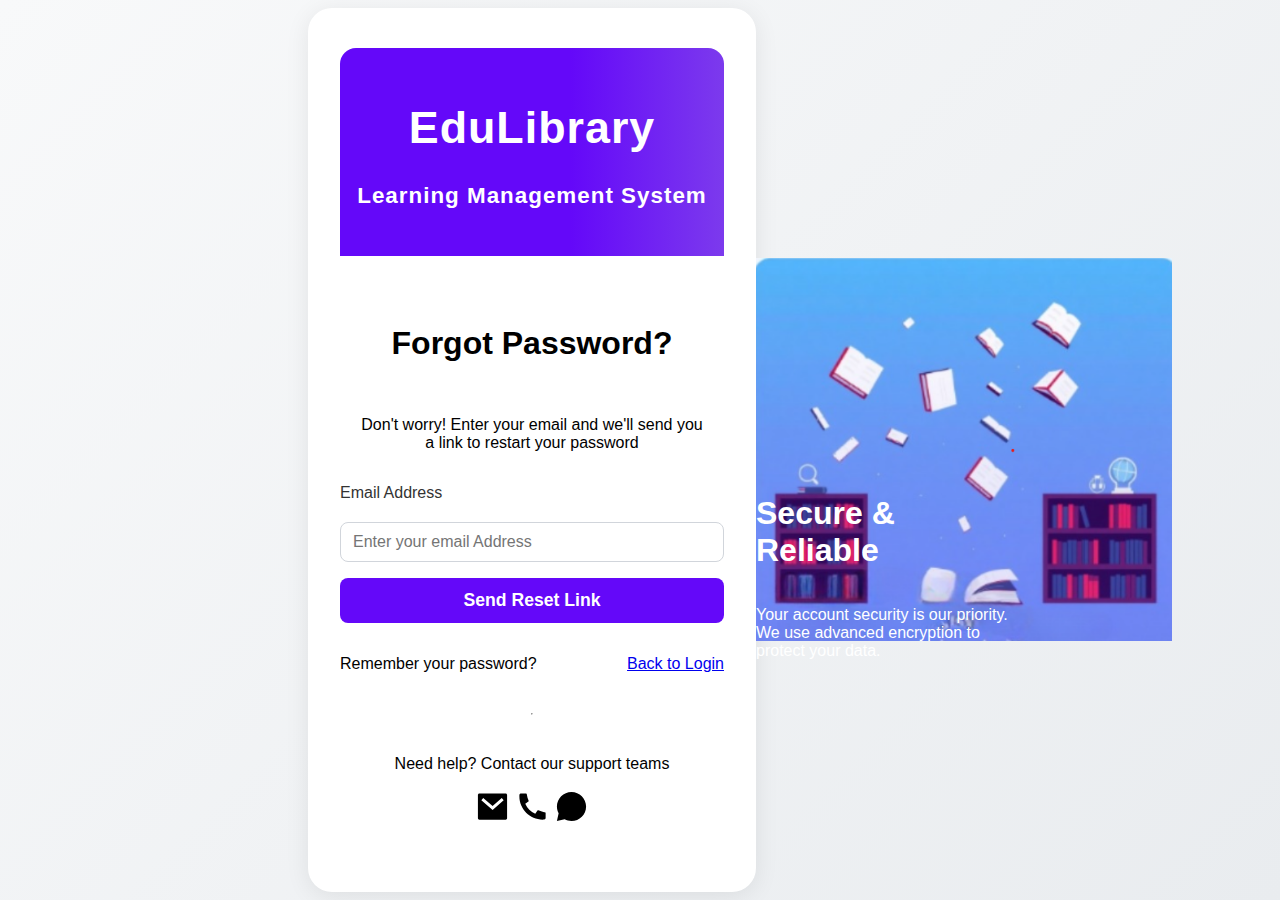
<file: Forgot.html>
<!DOCTYPE html>
<html lang="en">
<head>
    <meta charset="UTF-8">
    <meta name="viewport" content="width=device-width, initial-scale=1.0">
    <link rel="stylesheet" href="./forgot-style.css">
    <title>Document</title>
</head>
<body>
    <div class="Container">
        <div class="Purple">
        <h1>EduLibrary</h1>
        <p>Learning Management System</p>
        </div>
        <div class="White">
            <h1>Forgot Password?</h1>
            <p>Don't worry! Enter your email and we'll send you<br> a link to restart your password</p>

            <label for="email">Email Address</label>
            <input type="email" name="email" id="email" placeholder= "Enter your email Address">

            <button>Send Reset Link</button>
            <div class="apart"><p>Remember your password?</p><p><a href="#">Back to Login</a></p></div><hr>
            <div class="contact">
                <div><p>Need help? Contact our support teams</p></div>
                <div class="icons">
                    <svg xmlns="http://www.w3.org/2000/svg" viewBox="0 0 24 24" width="35" height="35" fill="currentColor"><path d="M3 3H21C21.5523 3 22 3.44772 22 4V20C22 20.5523 21.5523 21 21 21H3C2.44772 21 2 20.5523 2 20V4C2 3.44772 2.44772 3 3 3ZM12.0606 11.6829L5.64722 6.2377L4.35278 7.7623L12.0731 14.3171L19.6544 7.75616L18.3456 6.24384L12.0606 11.6829Z"></path></svg>
                    <svg xmlns="http://www.w3.org/2000/svg" viewBox="0 0 24 24" width="35" height="35" fill="currentColor"><path d="M21 16.42V19.9561C21 20.4811 20.5941 20.9167 20.0705 20.9537C19.6331 20.9846 19.2763 21 19 21C10.1634 21 3 13.8366 3 5C3 4.72371 3.01545 4.36687 3.04635 3.9295C3.08337 3.40588 3.51894 3 4.04386 3H7.5801C7.83678 3 8.05176 3.19442 8.07753 3.4498C8.10067 3.67907 8.12218 3.86314 8.14207 4.00202C8.34435 5.41472 8.75753 6.75936 9.3487 8.00303C9.44359 8.20265 9.38171 8.44159 9.20185 8.57006L7.04355 10.1118C8.35752 13.1811 10.8189 15.6425 13.8882 16.9565L15.4271 14.8019C15.5572 14.6199 15.799 14.5573 16.001 14.6532C17.2446 15.2439 18.5891 15.6566 20.0016 15.8584C20.1396 15.8782 20.3225 15.8995 20.5502 15.9225C20.8056 15.9483 21 16.1633 21 16.42Z"></path></svg>
                    <svg xmlns="http://www.w3.org/2000/svg" viewBox="0 0 24 24" width="35" height="35" fill="currentColor"><path d="M7.29117 20.8242L2 22L3.17581 16.7088C2.42544 15.3056 2 13.7025 2 12C2 6.47715 6.47715 2 12 2C17.5228 2 22 6.47715 22 12C22 17.5228 17.5228 22 12 22C10.2975 22 8.6944 21.5746 7.29117 20.8242Z"></path></svg>
                </div>
            </div>
        </div>
    </div>
    <div class="Container1">
        <h1>Secure & Reliable</h1>
        <p>Your account security is our priority. We use advanced encryption to protect your data.</p>
    </div>
</body>
</html>
</file>
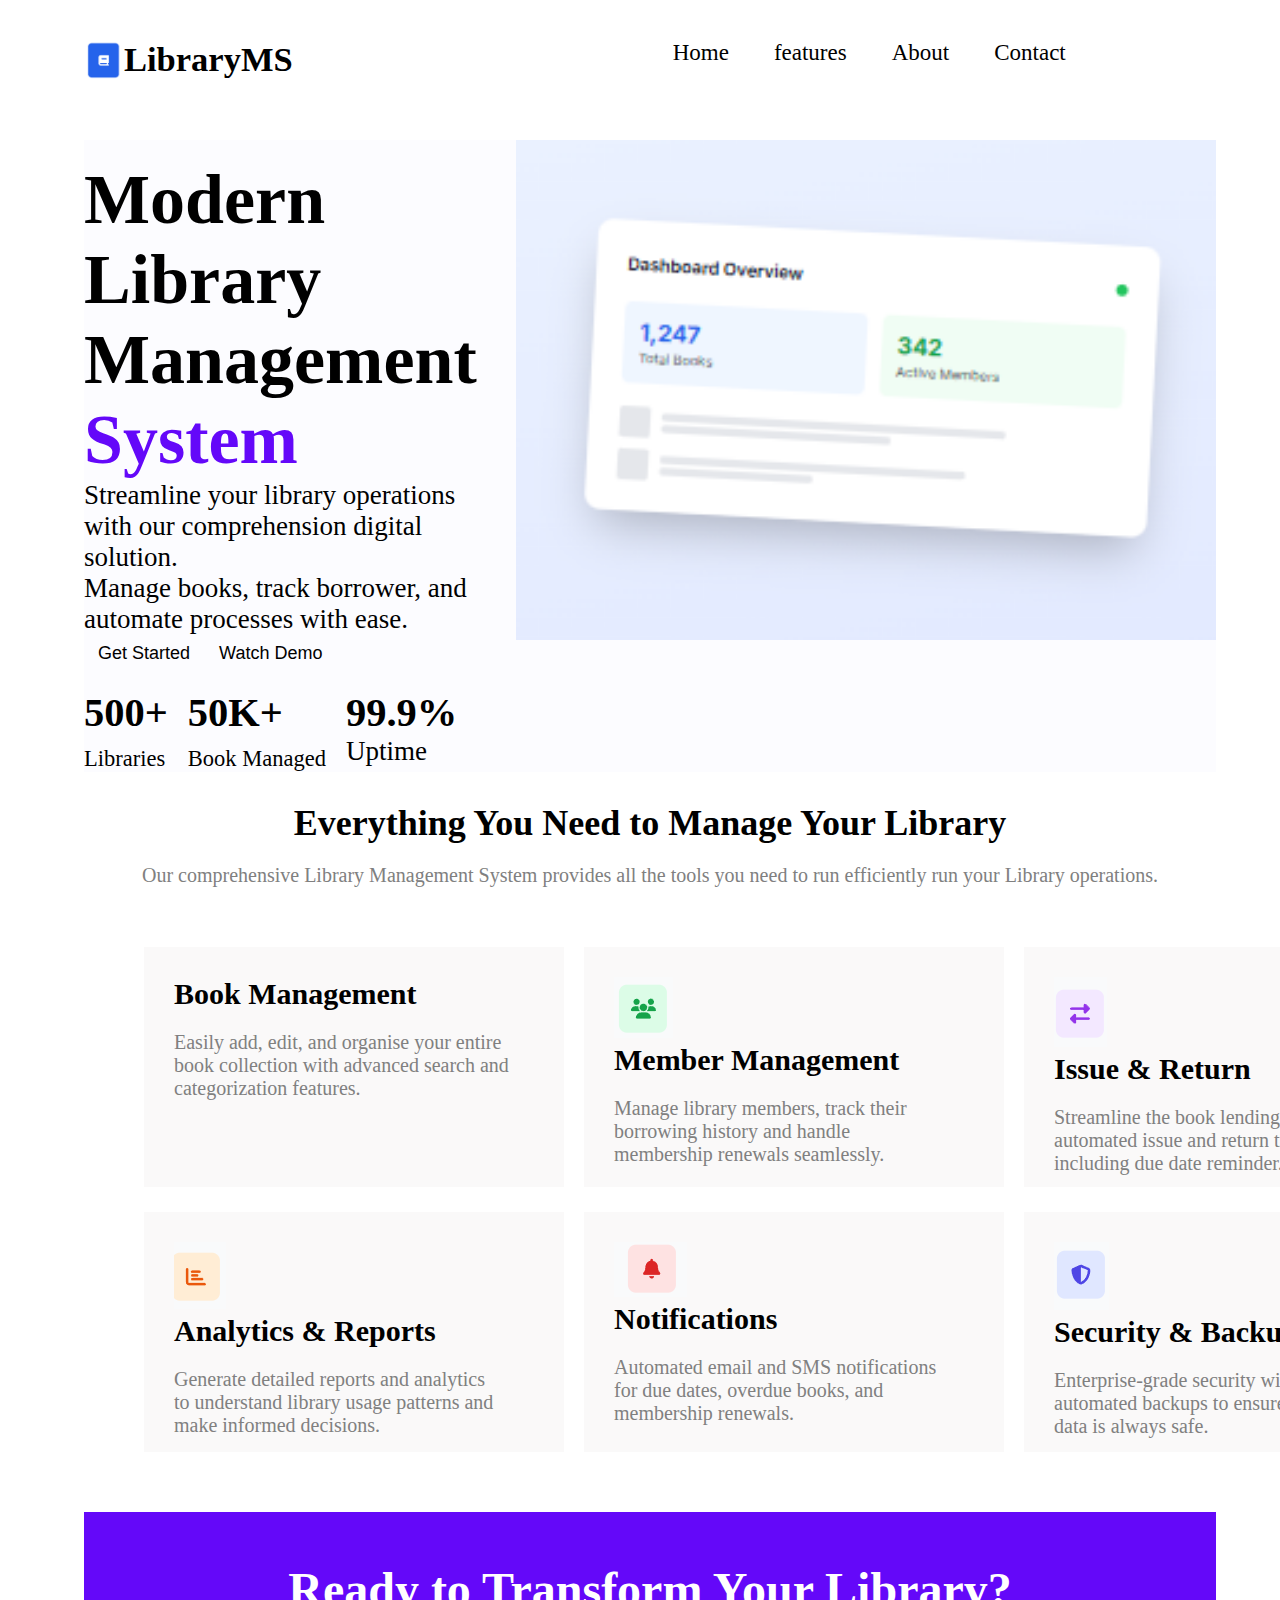
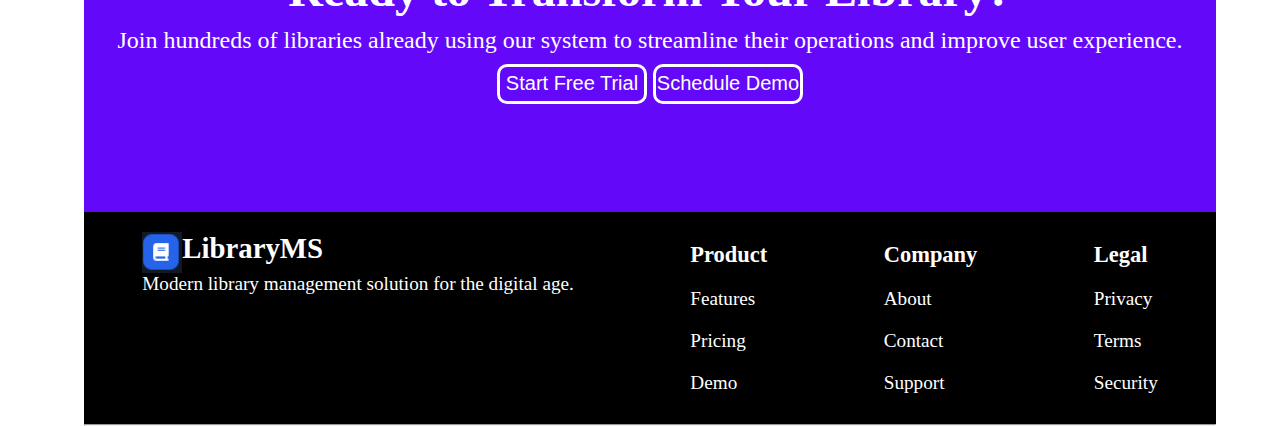
<file: home.html>
<!DOCTYPE html>
<html lang="en">
<head>
    <meta charset="UTF-8">
    <meta name="viewport" content="width=device-width, initial-scale=1.0">
    <link rel="stylesheet" href="/Home-style.css">
    <title>Document</title>
</head>
<body>
   <div class="Container">
        <div class="navigation">
         <div class="nav">
            <img src="/Assets/Blue-popular.png" >
            <h2>LibraryMS</h2>
        </div> 
            
        <nav>
            <ul>
                <li><a href="#">Home</a></li>
                <li><a href="#">features</a></li>
                <li><a href="#">About</a></li>
                <li><a href="#">Contact</a></li>
            </ul>
        </nav>
        <div class="nav-last">
        <button onclick="location.href='login.html'">Login</button>
        <button onclick="location.href='Register.html'">Sign Up</button>
    </div>
    </div>
    <div class="part-one">
        <div class="get-started">
            <h1>Modern Library<br> Management <span>System</span></h1>
            <p>Streamline your library operations with our comprehension digital solution.</p>
            <p>Manage books, track borrower, and automate processes with ease.</p>
            <button onclick="location.href='Register.html'">Get Started</button>
            <button>Watch Demo</button>
            <div class="numbers">
                <div><h2>500+</h2><sub>Libraries</sub></div>
                <div><h2>50K+</h2><sub>Book Managed</sub></div>
                <div><h2>99.9%</h2>Uptime</div>
            </div>
            </div>
            <div class="pic">
                <img src="/Assets/home-screen-shot.png">
            </div>
        </div>
    
    <div class="part-two">
        <h1>Everything You Need to Manage Your Library</h1>
        <p id="para">Our comprehensive Library Management System provides all the tools you need to run efficiently run your Library operations.</p>
        <div class="inner-part">
            <div class="top">
            <div class="box-book">
                <h2>Book Management</h2>
                <p>Easily add, edit, and organise your entire<br> book collection with advanced search and<br> categorization features.</p>
            </div>
            <div class="box-member">
                <img src="/Assets/green-member.png" alt="">
                <h2>Member Management</h2>
                <p>Manage library members, track their<br> borrowing history and handle<br> membership renewals seamlessly.</p>
            </div>
            <div class="box-issue">
                <img src="/Assets/purple-issue.png" alt="">
                <h2>Issue & Return</h2>
                <p>Streamline the book lending process with<br> automated issue and return tracking,<br> including due date reminder.</p>
        </div>
    </div>
      <div class="bottom">
        <div class="box-analytics">
            <img src="/Assets/orange-report.png" alt="">
            <h2>Analytics & Reports</h2>
            <p>Generate detailed reports and analytics<br> to understand library usage patterns and<br> make informed decisions. </p>
        </div>
        <div class="box-notification">
            <img src="/Assets/red-notification.png" alt="">
            <h2>Notifications</h2>
            <p>Automated email and SMS notifications<br> for due dates, overdue books, and<br> membership renewals.</p>
        </div>
        <div class="box-security">
            <img src="/Assets/blue-security.png" alt="">
            <h2>Security & Backup</h2>
            <p>Enterprise-grade security with regular<br> automated backups to ensure your library<br> data is always safe.</p>
        </div>
      </div>  
    </div>
    </div>
    <div class="part-three">
       <h1>Ready to Transform Your Library?</h1> 
        <p>Join hundreds of libraries already using our system to streamline their operations and improve user experience.</p>
       <div> <button>Start Free Trial</button> <button>Schedule Demo</button></div>
    </div>
    <div class="bottom-nav">
        <div class="nav-left">
            <div class="lex">
             <img src="/Assets/blueb.png" alt=""><h2>LibraryMS</h2></div>
            <p>Modern library management solution for the digital age.</p>
        </div>
        <div class="nav-middle">
            <h3>Product</h3>
            <p>Features</p>
            <p>Pricing</p>
            <p>Demo</p>
        </div>
        <div class="nav-middle">
            <h3>Company</h3>
            <p>About</p>
            <p>Contact</p>
            <p>Support</p>
        </div>
        <div class="nav-middle">
            <h3>Legal</h3>
            <p>Privacy</p>
            <p>Terms</p>
            <p>Security</p>
        </div>
    </div><hr>
    </div>
</body>
</html>
</file>
<file: forgot-style.css>
body {
    box-sizing: border-box;
    margin: 0;
    padding: 0;
    display: flex;
    gap: 0px;
    justify-content: center;
    align-items: center;
    min-height: 100vh;
    background: linear-gradient(135deg, #f8f9fa 0%, #e9ecef 100%);
    font-family: 'Segoe UI', Arial, sans-serif;
    width: 100%;
}
.bContainer{
    display: flex;
    width: 80%;
    gap: 50px;
}
.Container {
    width: 30%;
    background: #fff;
    border-radius: 24px;
    box-shadow: 0 4px 24px rgba(0,0,0,0.08);
    padding: 40px 32px;
    text-align: center;
    display: flex;
    flex-direction: column;
    gap: 24px;
    margin-left: 200px;
}

.Container1 {
    background-image: url(./Assets/clean.png);
    background-size: 100%;
    display: flex;
    flex-direction: column;
    justify-content: center;
    align-items: center;            
    height: 480px;
    border-radius: 16px 16px 0 0;
    width: 20%;
    background-repeat: no-repeat;
    background-position: center;
    color: white;
    padding-top: 250px;
    padding-right: 160px;
    
}

.Purple {
    background: linear-gradient(90deg, #6408f9 60%, #7c3aed 100%);
    color: #fff;
    border-radius: 16px 16px 0 0;
    padding: 24px 0;
    font-size: 1.4rem;
    font-weight: 600;
    letter-spacing: 1px;
    width: 100%;
}

.White {
    display: flex;
    flex-direction: column;
    gap: 16px;
    padding: 24px 0;
}

label {
    text-align: left;
    font-weight: 500;
    color: #333;
    margin-bottom: 4px;
}

input, select {
    padding: 10px 12px;
    border: 1px solid #d1d5db;
    border-radius: 8px;
    font-size: 1rem;
    outline: none;
    transition: border-color 0.2s;
}

input:focus, select:focus {
    border-color: #6408f9;
}

.apart {
    display: flex;
    justify-content: space-between;
    gap: 16px;
    padding: 0;
}

button {
    padding: 12px 0;
    background: #6408f9;
    color: #fff;
    border: none;
    border-radius: 8px;
    font-size: 1.1rem;
    font-weight: 600;
    cursor: pointer;
    transition: background 0.2s;
}

button:hover {
    background: #7c3aed;
}

img.open {
    width: 32px;
    height: 32px;
    object-fit: contain;
}
</file>
<file: Home-style.css>
*{
    margin: 0;
    padding: 0;
    box-sizing: border-box;
}
body{
    background-color: white;
    width: 100%;
    margin: auto;
    height: 100%;
    overflow-x: hidden;
    
}

.Container{
    background-color: white;
    height: 100vh;
    padding-left: 20px;
    width: 90%;
    margin: auto;
}
.navigation{
    display: flex;
    justify-content: baseline;
    gap: 380px;
    margin-top: 40px;
    background-color: white;
    font-size: 23px;
}
.nav{
    display: flex;
    justify-content: baseline;
}
.nav img{
    width: 40px;
    height: 40px;
}
a{
    text-decoration: none;
    color: black;
}
ul{
    display: flex;
    gap: 45px;
    list-style: none;
}
.part-one{
    margin-top: 40px;
    display: flex;
    width: 100%;
    gap: 30px;
    background-color: rgb(252, 252, 255);
    font-size: 27px;
}
.part-one img{
    width: 700px;
    height: 500px;
}
.part-one h1{
    font-size: 70px;
    padding-top: 20px;
}
.part-two{
    text-align: center;
    font-size: large;
    margin-top: 30px;
}
.part-two p{
    font-size: 20px;
    color: gray;
    width: 100%;
    padding-top: 20px;
}
.part-two p#para {
    text-align: center;
}
.numbers{
    display: flex;
    gap: 20px;
    margin-top: 20px;
}
span{
    color: #6408f9;
}
button{
    background-color: transparent;
    height: 30px;
    width: 120px;
    border-radius: 10px;
    border: none;
    font-size: 18px;
}
button:hover{
    background-color: #6408f9;
    color: white;
}
.inner-part{
    display: flex;
    flex-direction: column;
    padding-top: 30px;
    padding-left: 60px;
    gap: 25px;
    font-size: 20px;
    background-color: white;
    width: 100%;
    margin-top: 30px;
    text-align: left;
}
.top{
   display: grid;
   width: 100%;
   grid-template-columns: repeat(3, 1fr);
   gap: 20px;
} 
.bottom{
   display: grid;
   gap: 20px;
   width: 100%;
   grid-template-columns: repeat(3, 1fr); 
    gap: 20px;
}
[class^="box-"]{
    width: 420px;
    height: 240px;
    gap: 20px;
    padding-left: 30px;
    padding-top: 30px;
    background-color: rgba(250, 249, 249, 0.992);
}
.part-three{
    text-align: center;
    background-color: #6408f9;
    color: white;
    height: 300px;
    display: flex;
    flex-direction: column;
    align-items: center;
    padding-top: 50px;
    font-size: 24px;
    gap: 10px;
    margin-top: 60px;
}
.part-three button{
    background-color: #6408f9;
    color: white;
    width: 150px;
    height: 40px;
    border-radius: 10px;
    font-size: 20px;
    border: 3px solid white;
}
.part-three button:hover{
    background-color: white;
    color: #6408f9;
    border: 3px solid #6408f9;
}
.bottom-nav{
    background-color: black;
    color: white;
    display: flex;
    justify-content: space-around;
    font-size: larger;
    width: 100%;
}
.nav-middle{
    display: flex;
    flex-direction: column;
    gap: 20px;
    padding-top: 30px;
    padding-bottom: 30px;
}
.bottom-nav img{
    width: 40px;

}
.lex{
    display: flex;
    margin-top: 20px;
}
</file>
